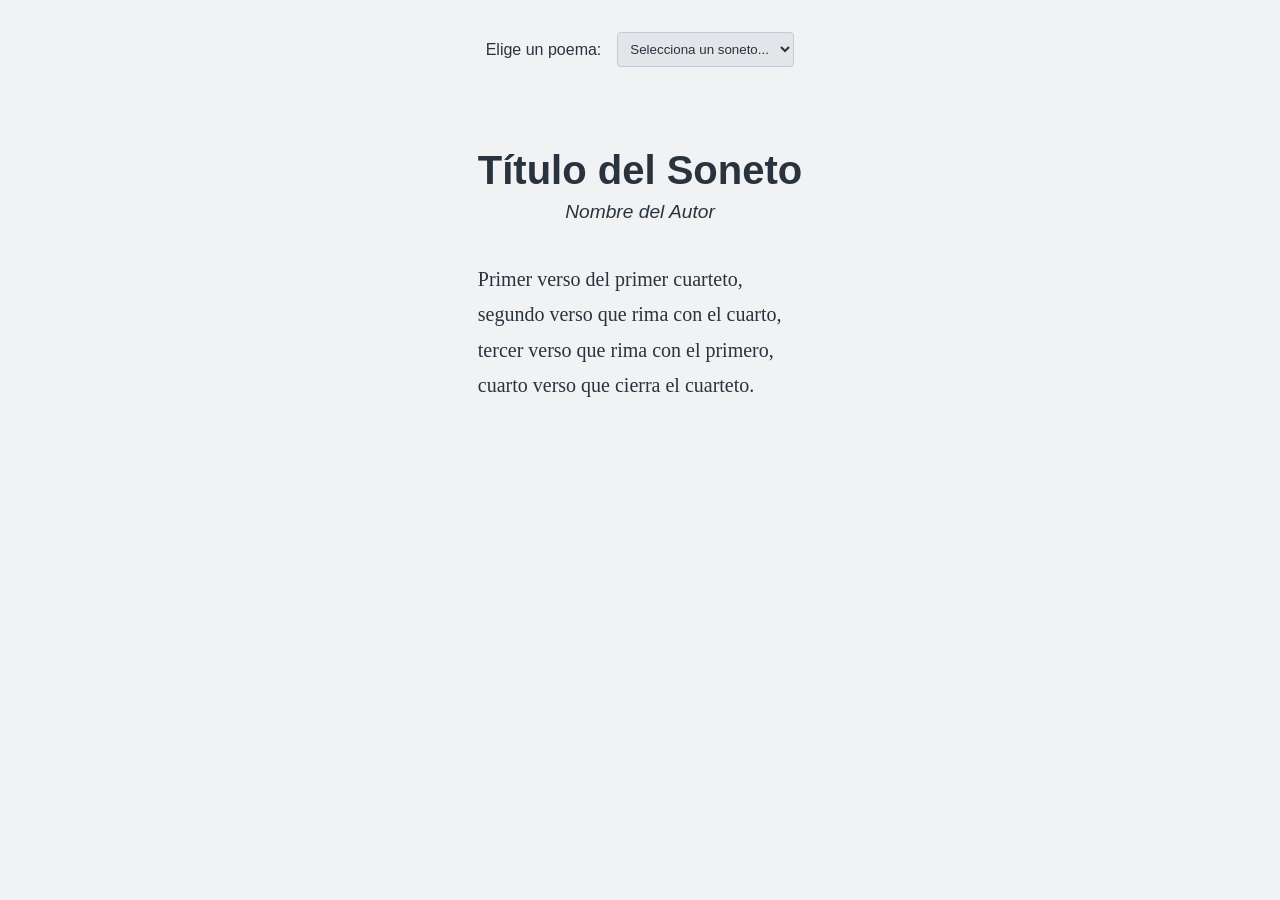
<file: index.html>
<!DOCTYPE html>
<html lang="es">
<head>
    <meta charset="UTF-8">
    <meta name="viewport" content="width=device-width, initial-scale=1.0">
    <title>Lector de Sonetos</title>
    
    <!-- CSS -->
    <link rel="stylesheet" href="css/cromatico.css">
    <link rel="stylesheet" href="css/tipografico.css">
    <link rel="stylesheet" href="css/espacial.css">
    
    <!-- JS (Modelo y Controlador vinculados con 'defer') -->
    <script src="js/poemas.js" defer></script>
    <script src="js/app.js" defer></script>
</head>
<body>

    <main class="contenedor-principal">
        
        <header class="controles-lectura">
            <label for="selector-sonetos">Elige un poema:</label>
            <select id="selector-sonetos">
                <option value="" disabled selected>Selecciona un soneto...</option>
            </select>
        </header>

        <article class="soneto" id="vista-soneto">
            <h1 class="titulo" id="titulo-soneto">Título del Soneto</h1>
            <h2 class="autor" id="autor-soneto">Nombre del Autor</h2>
            
            <div id="contenido-soneto">
                <section class="estrofa cuarteto">
                    <p class="verso">Primer verso del primer cuarteto,</p>
                    <p class="verso">segundo verso que rima con el cuarto,</p>
                    <p class="verso">tercer verso que rima con el primero,</p>
                    <p class="verso">cuarto verso que cierra el cuarteto.</p>
                </section>
            </div>
        </article>

    </main>

</body>
</html>
</file>
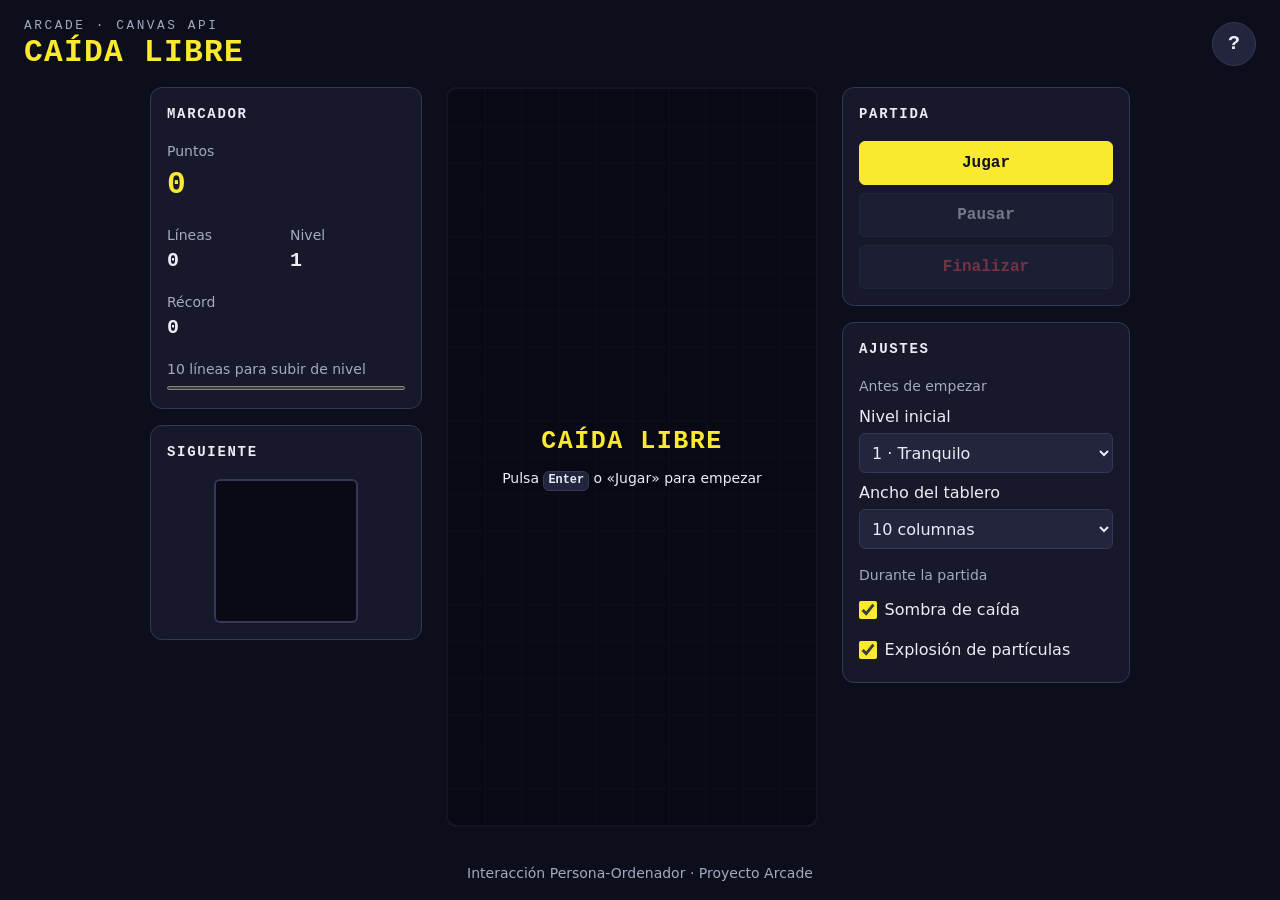
<file: proyecto-arcade/index.html>
<!DOCTYPE html>
<html lang="es">
<head>
  <meta charset="UTF-8">
  <meta name="viewport" content="width=device-width, initial-scale=1.0">
  <meta
    name="description"
    content="Tetris con física: las piezas caen por gravedad y los bloques estallan en partículas al completar líneas."
  >
  <title>Caída Libre | Tetris arcade</title>

  <link rel="stylesheet" href="./css/cromatico.css">
  <link rel="stylesheet" href="./css/tipografico.css">
  <link rel="stylesheet" href="./css/espacial.css">
  <link rel="stylesheet" href="./css/interaccion.css">

  <script type="module" src="./js/principal.js"></script>
</head>

<body>
  <header class="cabecera">
    <div class="marca">
      <p class="sobretitulo">Arcade · Canvas API</p>
      <h1>Caída Libre</h1>
    </div>

    <button
      class="boton boton--icono"
      type="button"
      data-accion="ayuda"
      aria-haspopup="dialog"
      aria-label="Abrir la ayuda del juego"
      title="Cómo jugar (H)"
    >?</button>
  </header>

  <main class="juego">
    <!-- Panel izquierdo: indicadores de progreso -->
    <aside class="panel panel--estado" aria-label="Estado de la partida">
      <section class="tarjeta" aria-labelledby="titulo-marcador">
        <h2 id="titulo-marcador">Marcador</h2>

        <dl class="marcador">
          <div class="marcador__dato marcador__dato--destacado">
            <dt>Puntos</dt>
            <dd data-marcador="puntos">0</dd>
          </div>
          <div class="marcador__dato">
            <dt>Líneas</dt>
            <dd data-marcador="lineas">0</dd>
          </div>
          <div class="marcador__dato">
            <dt>Nivel</dt>
            <dd data-marcador="nivel">1</dd>
          </div>
          <div class="marcador__dato">
            <dt>Récord</dt>
            <dd data-marcador="record">0</dd>
          </div>
        </dl>

        <div class="progreso">
          <label class="progreso__texto" for="progreso-nivel">
            <span data-marcador="restantes">10</span> líneas para subir de nivel
          </label>
          <progress id="progreso-nivel" data-marcador="progreso" max="10" value="0"></progress>
        </div>
      </section>

      <section class="tarjeta" aria-labelledby="titulo-siguiente">
        <h2 id="titulo-siguiente">Siguiente</h2>
        <canvas
          class="lienzo-siguiente"
          data-lienzo="siguiente"
          role="img"
          aria-label="Siguiente pieza"
        ></canvas>
      </section>
    </aside>

    <!-- Zona central: lienzo del juego con aviso superpuesto -->
    <section class="escenario" data-escenario aria-label="Tablero de juego">
      <canvas
        class="lienzo-juego"
        data-lienzo="juego"
        role="img"
        aria-label="Tablero del juego"
      ></canvas>

      <div class="aviso" data-aviso aria-live="polite">
        <p class="aviso__titulo" data-aviso-titulo>Caída Libre</p>
        <p class="aviso__texto" data-aviso-texto>Pulsa <kbd>Enter</kbd> o «Jugar» para empezar</p>
      </div>
    </section>

    <!-- Panel derecho: control de la partida y ajustes -->
    <aside class="panel panel--control" aria-label="Control de la partida">
      <section class="tarjeta" aria-labelledby="titulo-partida">
        <h2 id="titulo-partida">Partida</h2>

        <div class="botonera">
          <button class="boton boton--principal" type="button" data-accion="jugar">Jugar</button>
          <button class="boton" type="button" data-accion="pausar" disabled>Pausar</button>
          <button class="boton boton--peligro" type="button" data-accion="finalizar" disabled>Finalizar</button>
        </div>
      </section>

      <section class="tarjeta" aria-labelledby="titulo-ajustes">
        <h2 id="titulo-ajustes">Ajustes</h2>

        <form class="ajustes" data-ajustes>
          <fieldset class="ajustes__grupo" data-ajustes-inicio>
            <legend>Antes de empezar</legend>

            <label class="campo">
              <span class="campo__etiqueta">Nivel inicial</span>
              <select name="nivelInicial">
                <option value="1" selected>1 · Tranquilo</option>
                <option value="2">2</option>
                <option value="3">3</option>
                <option value="4">4</option>
                <option value="5">5 · Rápido</option>
                <option value="6">6</option>
                <option value="7">7</option>
                <option value="8">8</option>
                <option value="9">9</option>
                <option value="10">10 · Frenético</option>
              </select>
            </label>

            <label class="campo">
              <span class="campo__etiqueta">Ancho del tablero</span>
              <select name="columnas">
                <option value="8">8 columnas</option>
                <option value="10" selected>10 columnas</option>
                <option value="12">12 columnas</option>
              </select>
            </label>
          </fieldset>

          <fieldset class="ajustes__grupo">
            <legend>Durante la partida</legend>

            <label class="interruptor">
              <input type="checkbox" name="sombra" checked>
              <span>Sombra de caída</span>
            </label>

            <label class="interruptor">
              <input type="checkbox" name="particulas" checked>
              <span>Explosión de partículas</span>
            </label>
          </fieldset>
        </form>
      </section>
    </aside>
  </main>

  <footer class="pie">
    <p>Interacción Persona-Ordenador · Proyecto Arcade</p>
  </footer>

  <!-- Componente de ayuda -->
  <dialog class="ayuda" data-dialogo="ayuda" aria-labelledby="titulo-ayuda">
    <article class="ayuda__contenido">
      <header class="ayuda__cabecera">
        <h2 id="titulo-ayuda">Cómo jugar</h2>
        <button
          class="boton boton--icono"
          type="button"
          data-accion="cerrar-ayuda"
          aria-label="Cerrar la ayuda"
        >×</button>
      </header>

      <section class="ayuda__seccion">
        <h3>Objetivo</h3>
        <p>
          Coloca las piezas que caen para completar filas horizontales. Cada fila completa
          desaparece y sus bloques estallan. La partida termina cuando una pieza ya no cabe
          en la parte superior del tablero.
        </p>
      </section>

      <section class="ayuda__seccion">
        <h3>Controles</h3>
        <table class="teclas">
          <tbody>
            <tr><th scope="row"><kbd>←</kbd> <kbd>→</kbd></th><td>Mover la pieza</td></tr>
            <tr><th scope="row"><kbd>↑</kbd> o <kbd>X</kbd></th><td>Girar a la derecha</td></tr>
            <tr><th scope="row"><kbd>Z</kbd></th><td>Girar a la izquierda</td></tr>
            <tr><th scope="row"><kbd>↓</kbd> (mantener)</th><td>Bajada rápida</td></tr>
            <tr><th scope="row"><kbd>Espacio</kbd></th><td>Dejar caer la pieza</td></tr>
            <tr><th scope="row"><kbd>P</kbd> o <kbd>Esc</kbd></th><td>Pausar / reanudar</td></tr>
            <tr><th scope="row"><kbd>Enter</kbd></th><td>Empezar una partida</td></tr>
            <tr><th scope="row"><kbd>H</kbd></th><td>Abrir esta ayuda</td></tr>
          </tbody>
        </table>
      </section>

      <section class="ayuda__seccion">
        <h3>Puntuación</h3>
        <ul>
          <li>1 línea: 100 × nivel · 2 líneas: 300 × nivel</li>
          <li>3 líneas: 500 × nivel · 4 líneas: 800 × nivel</li>
          <li>Dejar caer con <kbd>Espacio</kbd>: 2 puntos por cada fila recorrida</li>
          <li>Cada 10 líneas subes de nivel y las piezas caen más rápido</li>
        </ul>
      </section>

      <section class="ayuda__seccion">
        <h3>Física</h3>
        <p>
          Las piezas no bajan a saltos: la gravedad las acelera hasta una velocidad máxima
          que crece con el nivel. Al tocar el suelo tienes medio segundo para deslizarlas
          antes de que queden fijas. Los bloques de las líneas completadas salen despedidos
          y rebotan en el fondo del tablero.
        </p>
      </section>
    </article>
  </dialog>
</body>
</html>
</file>
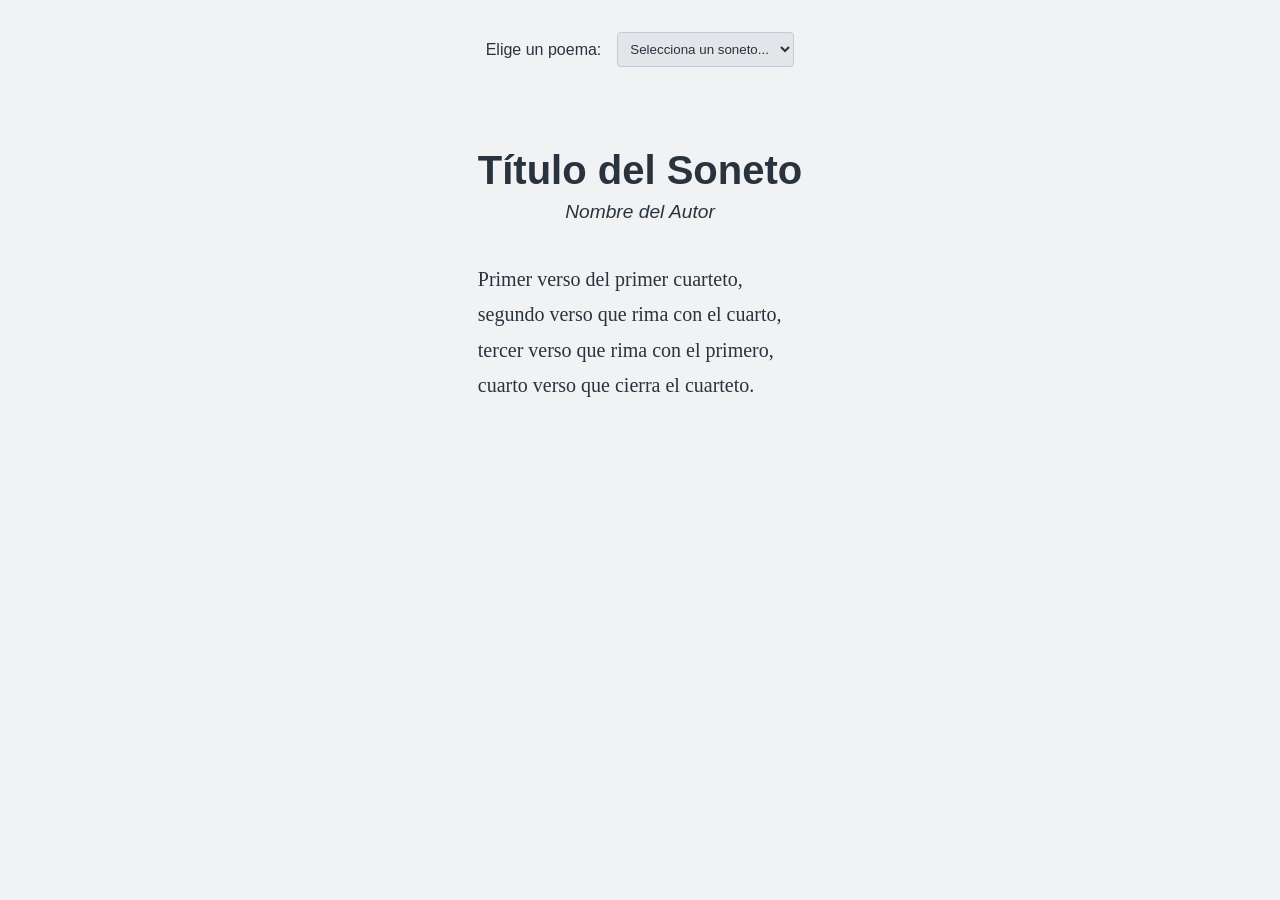
<file: proyecto-sonetos/index.html>
<!DOCTYPE html>
<html lang="es">
<head>
    <meta charset="UTF-8">
    <meta name="viewport" content="width=device-width, initial-scale=1.0">
    <title>Lector de Sonetos</title>
    
    <!-- CSS -->
    <link rel="stylesheet" href="css/cromatico.css">
    <link rel="stylesheet" href="css/tipografico.css">
    <link rel="stylesheet" href="css/espacial.css">
    
    <script src="js/poemas.js" defer></script>
    <script src="js/app.js" defer></script>
</head>
<body>

    <main class="contenedor-principal">
        
        <header class="controles-lectura">
            <label for="selector-sonetos">Elige un poema:</label>
            <select id="selector-sonetos">
                <option value="" disabled selected>Selecciona un soneto...</option>
            </select>
        </header>

        <article class="soneto" id="vista-soneto">
            <h1 class="titulo" id="titulo-soneto">Título del Soneto</h1>
            <h2 class="autor" id="autor-soneto">Nombre del Autor</h2>
            
            <div id="contenido-soneto">
                <section class="estrofa cuarteto">
                    <p class="verso">Primer verso del primer cuarteto,</p>
                    <p class="verso">segundo verso que rima con el cuarto,</p>
                    <p class="verso">tercer verso que rima con el primero,</p>
                    <p class="verso">cuarto verso que cierra el cuarteto.</p>
                </section>
            </div>
        </article>

    </main>

</body>
</html>
</file>
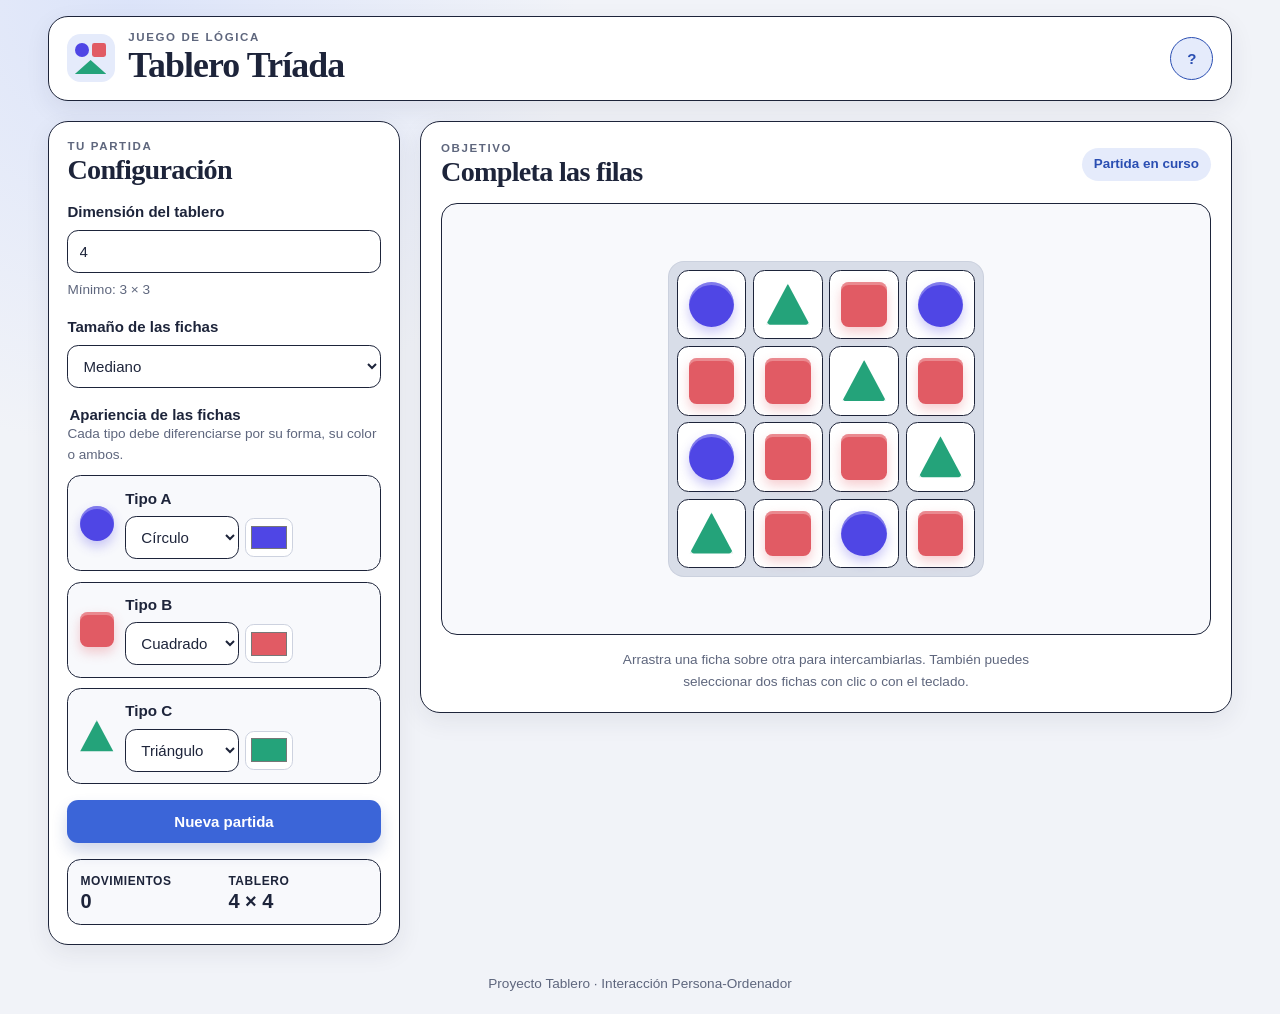
<file: proyecto-tablero/index.html>
<!DOCTYPE html>
<html lang="es">
<head>
  <meta charset="UTF-8">
  <meta name="viewport" content="width=device-width, initial-scale=1.0">
  <meta
    name="description"
    content="Juego de tablero en el que se intercambian fichas hasta completar filas del mismo tipo."
  >
  <title>Tríada | Juego de fichas</title>

  <link rel="stylesheet" href="./css/cromatico.css">
  <link rel="stylesheet" href="./css/tipografico.css">
  <link rel="stylesheet" href="./css/espacial.css">
  <link rel="stylesheet" href="./css/interaccion.css">

  <script type="module" src="./js/principal.js"></script>
</head>

<body>
  <header class="cabecera-principal">
    <div class="marca">
      <span class="marca__simbolo" aria-hidden="true">
        <span></span>
        <span></span>
        <span></span>
      </span>

      <div>
        <p class="sobretitulo">Juego de lógica</p>
        <h1>Tablero Tríada</h1>
      </div>
    </div>

    <button
      class="boton-icono boton-ayuda"
      type="button"
      data-action="toggle-help"
      data-tooltip="Cómo jugar"
      aria-label="Abrir las instrucciones del juego"
      aria-controls="panel-ayuda"
      aria-expanded="false"
    >?</button>
  </header>

  <main class="aplicacion">
    <aside class="panel-controles" aria-labelledby="titulo-configuracion">
      <div class="titulo-seccion">
        <p class="sobretitulo">Tu partida</p>
        <h2 id="titulo-configuracion">Configuración</h2>
      </div>

      <form class="formulario-controles" data-controls novalidate>
        <div class="grupo-control">
          <label for="dimension">Dimensión del tablero</label>
          <div class="control-con-ayuda">
            <input
              id="dimension"
              name="dimension"
              type="number"
              min="3"
              step="1"
              value="4"
              inputmode="numeric"
              data-control="dimension"
            >
            <span class="texto-ayuda">Mínimo: 3 × 3</span>
          </div>
        </div>

        <div class="grupo-control">
          <label for="tamano-fichas">Tamaño de las fichas</label>
          <select id="tamano-fichas" name="tamano-fichas" data-control="size">
            <option value="small">Pequeño</option>
            <option value="medium" selected>Mediano</option>
            <option value="large">Grande</option>
          </select>
        </div>

        <fieldset class="configuracion-fichas">
          <legend>Apariencia de las fichas</legend>
          <p class="texto-ayuda">
            Cada tipo debe diferenciarse por su forma, su color o ambos.
          </p>

          <article class="configuracion-ficha" data-piece-config="0">
            <span class="muestra-ficha" data-piece-sample="0" aria-hidden="true"></span>
            <div class="configuracion-ficha__campos">
              <h3>Tipo A</h3>
              <div class="fila-controles">
                <label for="forma-0">Forma</label>
                <select id="forma-0" data-shape-control="0">
                  <option value="circle" selected>Círculo</option>
                  <option value="square">Cuadrado</option>
                  <option value="triangle">Triángulo</option>
                  <option value="diamond">Rombo</option>
                  <option value="hexagon">Hexágono</option>
                </select>

                <label class="etiqueta-color" for="color-0">Color</label>
                <input
                  id="color-0"
                  type="color"
                  value="#4f46e5"
                  data-color-control="0"
                >
              </div>
            </div>
          </article>

          <article class="configuracion-ficha" data-piece-config="1">
            <span class="muestra-ficha" data-piece-sample="1" aria-hidden="true"></span>
            <div class="configuracion-ficha__campos">
              <h3>Tipo B</h3>
              <div class="fila-controles">
                <label for="forma-1">Forma</label>
                <select id="forma-1" data-shape-control="1">
                  <option value="circle">Círculo</option>
                  <option value="square" selected>Cuadrado</option>
                  <option value="triangle">Triángulo</option>
                  <option value="diamond">Rombo</option>
                  <option value="hexagon">Hexágono</option>
                </select>

                <label class="etiqueta-color" for="color-1">Color</label>
                <input
                  id="color-1"
                  type="color"
                  value="#e15b64"
                  data-color-control="1"
                >
              </div>
            </div>
          </article>

          <article class="configuracion-ficha" data-piece-config="2">
            <span class="muestra-ficha" data-piece-sample="2" aria-hidden="true"></span>
            <div class="configuracion-ficha__campos">
              <h3>Tipo C</h3>
              <div class="fila-controles">
                <label for="forma-2">Forma</label>
                <select id="forma-2" data-shape-control="2">
                  <option value="circle">Círculo</option>
                  <option value="square">Cuadrado</option>
                  <option value="triangle" selected>Triángulo</option>
                  <option value="diamond">Rombo</option>
                  <option value="hexagon">Hexágono</option>
                </select>

                <label class="etiqueta-color" for="color-2">Color</label>
                <input
                  id="color-2"
                  type="color"
                  value="#24a37a"
                  data-color-control="2"
                >
              </div>
            </div>
          </article>
        </fieldset>

        <button class="boton-principal" type="button" data-action="new-game">
          Nueva partida
        </button>
      </form>

      <dl class="estadisticas" aria-label="Datos de la partida">
        <div>
          <dt>Movimientos</dt>
          <dd data-moves>0</dd>
        </div>
        <div>
          <dt>Tablero</dt>
          <dd data-board-size>4 × 4</dd>
        </div>
      </dl>
    </aside>

    <section class="zona-juego" aria-labelledby="titulo-juego">
      <header class="cabecera-juego">
        <div>
          <p class="sobretitulo">Objetivo</p>
          <h2 id="titulo-juego">Completa las filas</h2>
        </div>

        <p class="estado-partida" data-status aria-live="polite">
          Partida en curso
        </p>
      </header>

      <div class="marco-tablero">
        <div
          class="tablero"
          data-board
          data-size="medium"
          role="grid"
          aria-label="Tablero de juego"
        ></div>
      </div>

      <p class="instruccion-rapida">
        Arrastra una ficha sobre otra para intercambiarlas. También puedes seleccionar
        dos fichas con clic o con el teclado.
      </p>
    </section>
  </main>

  <aside
    id="panel-ayuda"
    class="panel-ayuda"
    data-help-panel
    aria-labelledby="titulo-ayuda"
    aria-modal="true"
    role="dialog"
    hidden
  >
    <header class="panel-ayuda__cabecera">
      <div>
        <p class="sobretitulo">Instrucciones</p>
        <h2 id="titulo-ayuda">Cómo jugar</h2>
      </div>

      <button
        class="boton-icono"
        type="button"
        data-action="close-help"
        aria-label="Cerrar las instrucciones"
      >×</button>
    </header>

    <ol class="lista-instrucciones">
      <li>El tablero contiene tres tipos de fichas mezcladas.</li>
      <li>Arrastra una ficha y suéltala sobre otra para intercambiar sus posiciones.</li>
      <li>También puedes pulsar una ficha y después otra para intercambiarlas.</li>
      <li>Ganas cuando todas las fichas de cada fila son del mismo tipo.</li>
      <li>Cambiar cualquier ajuste crea automáticamente una partida nueva.</li>
    </ol>

    <p class="nota-ayuda">
      Todas las partidas se generan con la cantidad exacta de fichas necesaria para
      que exista al menos una solución.
    </p>
  </aside>

  <button
    class="capa-modal"
    type="button"
    data-overlay
    data-action="close-help"
    aria-label="Cerrar las instrucciones"
    hidden
  ></button>

  <div class="notificacion" data-toast role="status" aria-live="polite" hidden></div>

  <footer class="pie-pagina">
    <p>Proyecto Tablero · Interacción Persona-Ordenador</p>
  </footer>

  <noscript>
    <p class="aviso-javascript">Esta aplicación necesita JavaScript para funcionar.</p>
  </noscript>
</body>
</html>
</file>
<file: css/cromatico.css>
/* cromatico.css */

:root {
    /* 
     * Diseño monocromático paramétrico basado en HSL.
     */
    --tono: 210;
    
    --color-fondo: hsl(var(--tono), 15%, 95%);

    --color-texto: hsl(var(--tono), 20%, 20%);

    --color-titulo: hsl(var(--tono), 40%, 35%);
    
    
    --color-ui-fondo: hsl(var(--tono), 10%, 90%);
    --color-ui-borde: hsl(var(--tono), 20%, 80%);
}

body {
    background-color: var(--color-fondo);
    color: var(--color-texto);
    transition: background-color 0.3s, color 0.3s;
}

select {
    background-color: var(--color-ui-fondo);
    color: var(--color-texto);
    border: 1px solid var(--color-ui-borde);
    padding: 0.5rem;
    border-radius: 4px;
}
</file>
<file: css/tipografico.css>
/* tipografico.css */

body {
    /* Tamaño base del navegador. Usaremos rem para el resto. */
    font-size: 100%; 
}

/* 
 * 1. Dos fuentes contrastadas: Sans-serif para encabezados e interfaz
 */
.controles-lectura, .titulo, .autor {
    font-family: 'Helvetica Neue', Helvetica, Arial, sans-serif;
}

/* 
 * 2. Fuente legible Serif para el bloque de lectura continuada (el soneto)
 */
.soneto p.verso {
    font-family: 'Merriweather', 'Georgia', serif;
}

/* 
 * 3. Jerarquía y escalado con unidades proporcionales REM 
 */
.titulo {
    font-size: 2.5rem;
    font-weight: bold;
}

.autor {
    font-size: 1.2rem;
    font-style: italic;
    font-weight: normal;
}

.verso {
    font-size: 1.25rem;
    /* Ajustar espacio entre líneas para que no estén amontonadas ni separadas */
    line-height: 1.6; 
}

/* 
 * 4. Limitar el ancho de línea (aprox. 60 caracteres)
 */
.soneto {
    max-width: 65ch; 
}
</file>
<file: css/espacial.css>
/* espacial.css */

/* Layout general con Flexbox para centrado */
body {
    margin: 0;
    padding: 0;
    display: flex;
    flex-direction: column;
    align-items: center;
    min-height: 100vh;
}

.contenedor-principal {
    width: 100%;
    display: flex;
    flex-direction: column;
    align-items: center;
    padding: 2rem 1rem;
    box-sizing: border-box;
}

/* Controles superiores */
.controles-lectura {
    margin-bottom: 3rem;
    display: flex;
    gap: 1rem;
    align-items: center;
}

/* 
 * GESTALT: PROXIMIDAD
 * Separación clara entre el encabezado (título/autor) y el poema
 */
.autor {
    margin-top: 0.5rem;
    margin-bottom: 2.5rem;
    text-align: center;
}
.titulo {
    margin-bottom: 0;
    text-align: center;
}

/* 
 * GESTALT: PROXIMIDAD
 * Los versos de una misma estrofa van muy juntos (poco margin).
 * Las distintas estrofas (cuartetos/tercetos) van separadas por un hueco mayor.
 */
.estrofa {
    margin-bottom: 2rem; /* Separación grande entre estrofas */
}

.estrofa:last-child {
    margin-bottom: 0;
}

.verso {
    margin: 0.2rem 0; /* Separación muy pequeña entre versos del mismo grupo */
}
</file>
<file: proyecto-arcade/css/cromatico.css>
:root {
  color-scheme: dark;

  --tono-base: 235;
  --tono-acento: 55;

  /* Interfaz (escala del tono base) */
  --color-fondo: hsl(var(--tono-base) 35% 8%);
  --color-superficie: hsl(var(--tono-base) 30% 13%);
  --color-superficie-alta: hsl(var(--tono-base) 28% 19%);
  --color-borde: hsl(var(--tono-base) 25% 27%);
  --color-texto: hsl(var(--tono-base) 30% 94%);
  --color-texto-suave: hsl(var(--tono-base) 16% 70%);

  /* Acento complementario */
  --color-acento: hsl(var(--tono-acento) 95% 58%);
  --color-acento-intenso: hsl(var(--tono-acento) 100% 66%);
  --color-sobre-acento: hsl(var(--tono-base) 45% 10%);

  /* Semánticos */
  --color-peligro: hsl(355 75% 62%);
  --color-velo: hsl(var(--tono-base) 40% 6% / 0.78);

  /* Lienzo del juego */
  --lienzo-fondo: hsl(var(--tono-base) 40% 6%);
  --lienzo-rejilla: hsl(var(--tono-base) 28% 14%);
  --lienzo-sombra: hsl(var(--tono-base) 40% 80% / 0.08);
  --bloque-brillo: hsl(0 0% 100% / 0.3);
  --bloque-oscuro: hsl(var(--tono-base) 50% 5% / 0.3);

  /* Piezas */
  --pieza-i: hsl(186 85% 55%);
  --pieza-o: hsl(52 95% 58%);
  --pieza-t: hsl(280 70% 64%);
  --pieza-s: hsl(130 60% 52%);
  --pieza-z: hsl(355 80% 60%);
  --pieza-j: hsl(222 85% 64%);
  --pieza-l: hsl(30 95% 58%);
}

body {
  background-color: var(--color-fondo);
  color: var(--color-texto);
}

.sobretitulo,
.marcador dt,
.progreso__texto,
.ajustes legend,
.pie {
  color: var(--color-texto-suave);
}

h1,
.marcador__dato--destacado dd,
.aviso__titulo {
  color: var(--color-acento);
}

.tarjeta,
.ayuda {
  background-color: var(--color-superficie);
  border: 1px solid var(--color-borde);
}

.lienzo-juego,
.lienzo-siguiente {
  background-color: var(--lienzo-fondo);
  border: 2px solid var(--color-borde);
}

.aviso {
  background-color: var(--color-velo);
}

.boton {
  background-color: var(--color-superficie-alta);
  color: var(--color-texto);
  border: 1px solid var(--color-borde);
}

.boton--principal {
  background-color: var(--color-acento);
  color: var(--color-sobre-acento);
  border-color: var(--color-acento);
}

.boton--peligro {
  color: var(--color-peligro);
}

select {
  background-color: var(--color-superficie-alta);
  color: var(--color-texto);
  border: 1px solid var(--color-borde);
}

input[type="checkbox"] {
  accent-color: var(--color-acento);
}

progress {
  accent-color: var(--color-acento);
}

kbd {
  background-color: var(--color-superficie-alta);
  border: 1px solid var(--color-borde);
  color: var(--color-texto);
}

.ayuda::backdrop {
  background-color: var(--color-velo);
}

.teclas th,
.teclas td {
  border-bottom: 1px solid var(--color-borde);
}
</file>
<file: proyecto-arcade/css/tipografico.css>
:root {
  --fuente-display: "Cascadia Mono", Consolas, "SF Mono", ui-monospace, "Courier New", monospace;
  --fuente-texto: system-ui, "Segoe UI", Roboto, "Helvetica Neue", Arial, sans-serif;

  /* Escala modular 1.25 */
  --texto-xs: 0.8rem;
  --texto-s: 0.875rem;
  --texto-m: 1rem;
  --texto-l: 1.25rem;
  --texto-xl: 1.563rem;
  --texto-xxl: 1.953rem;
  --texto-xxxl: 2.441rem;

  --interlineado: 1.5;
  --interlineado-ajustado: 1.15;
}

body {
  font-family: var(--fuente-texto);
  font-size: var(--texto-m);
  line-height: var(--interlineado);
}

h1,
h2,
h3,
.sobretitulo,
.marcador dd,
.aviso__titulo,
.boton,
kbd {
  font-family: var(--fuente-display);
}

h1 {
  font-size: var(--texto-xxl);
  font-weight: 800;
  letter-spacing: 0.04em;
  line-height: var(--interlineado-ajustado);
  text-transform: uppercase;
}

h2 {
  font-size: var(--texto-s);
  font-weight: 700;
  letter-spacing: 0.12em;
  text-transform: uppercase;
}

h3 {
  font-size: var(--texto-m);
  font-weight: 700;
}

.sobretitulo {
  font-size: var(--texto-xs);
  letter-spacing: 0.2em;
  text-transform: uppercase;
}

.marcador dt {
  font-size: var(--texto-s);
}

.marcador dd {
  font-size: var(--texto-l);
  font-weight: 700;
  font-variant-numeric: tabular-nums;
}

.marcador__dato--destacado dd {
  font-size: var(--texto-xxl);
}

.progreso__texto,
.ajustes legend,
.pie {
  font-size: var(--texto-s);
}

.aviso__titulo {
  font-size: var(--texto-xl);
  font-weight: 800;
  text-transform: uppercase;
  letter-spacing: 0.06em;
}

.aviso__texto {
  font-size: var(--texto-s);
}

.boton {
  font-size: var(--texto-m);
  font-weight: 700;
}

.boton--icono {
  font-size: var(--texto-l);
}

/* Ancho de línea limitado (~60 caracteres) para facilitar la lectura */
.ayuda__seccion p,
.ayuda__seccion ul {
  max-width: 60ch;
}

select {
  font: inherit;
}

kbd {
  font-size: 0.85em;
  font-weight: 600;
}

.teclas th {
  font-weight: 400;
  text-align: start;
  white-space: nowrap;
}
</file>
<file: proyecto-arcade/css/espacial.css>
:root {
  --esp-xs: 0.25rem;
  --esp-s: 0.5rem;
  --esp-m: 1rem;
  --esp-l: 1.5rem;
  --esp-xl: 2rem;

  --radio: 0.75rem;
  --radio-s: 0.375rem;

  --ancho-maximo: 80rem;
  --alto-lienzo: max(28rem, calc(100dvh - 10rem));
}

*,
*::before,
*::after {
  box-sizing: border-box;
}

body {
  margin: 0;
  min-height: 100dvh;
  display: grid;
  grid-template-rows: auto 1fr auto;
}

h1,
h2,
h3,
p {
  margin: 0;
}

/* ---------- Cabecera ---------- */

.cabecera {
  width: 100%;
  max-width: var(--ancho-maximo);
  margin-inline: auto;
  padding: var(--esp-m) var(--esp-l) var(--esp-s);
  display: flex;
  align-items: center;
  justify-content: space-between;
  gap: var(--esp-m);
}

/* ---------- Distribución principal ---------- */

.juego {
  width: 100%;
  max-width: var(--ancho-maximo);
  margin-inline: auto;
  padding: var(--esp-s) var(--esp-l) var(--esp-m);
  display: grid;
  grid-template-columns: minmax(13rem, 17rem) auto minmax(14rem, 18rem);
  grid-template-areas: "estado escenario control";
  justify-content: center;
  align-items: start;
  gap: var(--esp-l);
}

.panel--estado { grid-area: estado; }
.escenario { grid-area: escenario; }
.panel--control { grid-area: control; }

.panel {
  display: flex;
  flex-direction: column;
  gap: var(--esp-m);
}

.tarjeta {
  padding: var(--esp-m);
  border-radius: var(--radio);
  display: flex;
  flex-direction: column;
  gap: var(--esp-m);
}

/* ---------- Marcador ---------- */

.marcador {
  margin: 0;
  display: grid;
  grid-template-columns: repeat(2, 1fr);
  gap: var(--esp-m) var(--esp-s);
}

.marcador__dato--destacado {
  grid-column: 1 / -1;
}

.marcador dd {
  margin: 0;
}

.progreso {
  display: flex;
  flex-direction: column;
  gap: var(--esp-xs);
}

progress {
  width: 100%;
  height: 0.5rem;
}

/* ---------- Escenario: lienzo + aviso superpuesto ---------- */

.escenario {
  position: relative;
  border-radius: var(--radio);
}

.lienzo-juego {
  display: block;
  height: var(--alto-lienzo);
  max-width: 100%;
  object-fit: contain;
  border-radius: var(--radio);
}

.lienzo-siguiente {
  display: block;
  width: 9rem;
  aspect-ratio: 1;
  align-self: center;
  border-radius: var(--radio-s);
}

.aviso {
  position: absolute;
  inset: 0;
  border-radius: var(--radio);
  padding: var(--esp-l);
  display: flex;
  flex-direction: column;
  align-items: center;
  justify-content: center;
  gap: var(--esp-s);
  text-align: center;
}

.aviso[hidden] {
  display: none;
}

/* ---------- Controles ---------- */

.botonera {
  display: flex;
  flex-direction: column;
  gap: var(--esp-s);
}

.boton {
  padding: var(--esp-s) var(--esp-m);
  min-height: 2.75rem;
  border-radius: var(--radio-s);
}

.boton--icono {
  width: 2.75rem;
  padding: 0;
  border-radius: 50%;
}

.ajustes {
  display: flex;
  flex-direction: column;
  gap: var(--esp-m);
}

.ajustes__grupo {
  margin: 0;
  padding: 0;
  border: 0;
  display: flex;
  flex-direction: column;
  gap: var(--esp-s);
}

.ajustes legend {
  padding: 0;
  margin-bottom: var(--esp-s);
}

.campo {
  display: flex;
  flex-direction: column;
  gap: var(--esp-xs);
}

select {
  padding: var(--esp-s);
  min-height: 2.5rem;
  border-radius: var(--radio-s);
}

.interruptor {
  display: flex;
  align-items: center;
  gap: var(--esp-s);
  min-height: 2rem;
}

.interruptor input {
  width: 1.1rem;
  height: 1.1rem;
  margin: 0;
}

kbd {
  display: inline-block;
  padding: 0 var(--esp-xs);
  border-radius: var(--radio-s);
}

/* ---------- Pie ---------- */

.pie {
  padding: var(--esp-s) var(--esp-m) var(--esp-m);
  text-align: center;
}

/* ---------- Diálogo de ayuda ---------- */

.ayuda {
  width: min(36rem, 92vw);
  max-height: 85dvh;
  padding: 0;
  border-radius: var(--radio);
}

.ayuda__contenido {
  display: flex;
  flex-direction: column;
}

.ayuda__cabecera {
  position: sticky; /* la cabecera con el botón de cerrar sigue visible al desplazarse */
  top: 0;
  padding: var(--esp-m) var(--esp-l);
  display: flex;
  align-items: center;
  justify-content: space-between;
  background-color: inherit;
}

.ayuda__seccion {
  padding: 0 var(--esp-l) var(--esp-l);
  display: flex;
  flex-direction: column;
  gap: var(--esp-s);
}

.ayuda__seccion ul {
  margin: 0;
  padding-inline-start: var(--esp-l);
}

.teclas {
  width: 100%;
  border-collapse: collapse;
}

.teclas th,
.teclas td {
  padding: var(--esp-s) 0;
}

.teclas th {
  padding-inline-end: var(--esp-m);
}

/* ---------- Pantallas estrechas: una sola columna ---------- */

@media (max-width: 56rem) {
  .juego {
    grid-template-columns: minmax(0, 26rem);
    grid-template-areas:
      "escenario"
      "control"
      "estado";
  }

  .juego {
    --alto-lienzo: min(80dvh, 40rem);
  }

  .lienzo-juego {
    margin-inline: auto;
  }
}
</file>
<file: proyecto-arcade/css/interaccion.css>
.boton,
select {
  cursor: pointer;
  transition:
    background-color 150ms ease,
    border-color 150ms ease,
    transform 100ms ease;
}

.boton:hover:not(:disabled),
select:hover:not(:disabled) {
  border-color: var(--color-acento);
}

.boton--principal:hover:not(:disabled) {
  background-color: var(--color-acento-intenso);
}

.boton:active:not(:disabled) {
  transform: translateY(1px);
}

.boton:disabled,
select:disabled,
fieldset:disabled .interruptor,
fieldset:disabled .campo {
  cursor: not-allowed;
  opacity: 0.45;
}

/* Foco visible solo cuando se navega con teclado */
:focus-visible {
  outline: 3px solid var(--color-acento);
  outline-offset: 2px;
}

.interruptor {
  cursor: pointer;
}

/* Aparición suave del aviso sobre el tablero */
.aviso:not([hidden]) {
  animation: aparecer 200ms ease-out;
}

/* Pausa: el tablero se atenúa para indicar que no responde */
.escenario[data-estado="pausa"] .lienzo-juego {
  filter: saturate(0.3);
}

.escenario[data-estado="jugando"] .lienzo-juego {
  border-color: var(--color-acento);
}

.ayuda[open] {
  animation: aparecer 200ms ease-out;
}

@keyframes aparecer {
  from {
    opacity: 0;
    transform: scale(0.97);
  }
  to {
    opacity: 1;
    transform: scale(1);
  }
}

@media (prefers-reduced-motion: reduce) {
  *,
  *::before,
  *::after {
    animation-duration: 1ms !important;
    transition-duration: 1ms !important;
  }
}
</file>
<file: proyecto-sonetos/css/cromatico.css>
/* cromatico.css */

:root {
    /* 
     * Diseño monocromático paramétrico basado en HSL.
     */
    --tono: 210;
    
    --color-fondo: hsl(var(--tono), 15%, 95%);

    --color-texto: hsl(var(--tono), 20%, 20%);

    --color-titulo: hsl(var(--tono), 40%, 35%);
    
    
    --color-ui-fondo: hsl(var(--tono), 10%, 90%);
    --color-ui-borde: hsl(var(--tono), 20%, 80%);
}

body {
    background-color: var(--color-fondo);
    color: var(--color-texto);
    transition: background-color 0.3s, color 0.3s;
}

select {
    background-color: var(--color-ui-fondo);
    color: var(--color-texto);
    border: 1px solid var(--color-ui-borde);
    padding: 0.5rem;
    border-radius: 4px;
}
</file>
<file: proyecto-sonetos/css/tipografico.css>
/* tipografico.css */

body {
    /* Tamaño base del navegador. Usaremos rem para el resto. */
    font-size: 100%; 
}

/* 
 * 1. Dos fuentes contrastadas: Sans-serif para encabezados e interfaz
 */
.controles-lectura, .titulo, .autor {
    font-family: 'Helvetica Neue', Helvetica, Arial, sans-serif;
}

/* 
 * 2. Fuente legible Serif para el bloque de lectura continuada (el soneto)
 */
.soneto p.verso {
    font-family: 'Merriweather', 'Georgia', serif;
}

/* 
 * 3. Jerarquía y escalado con unidades proporcionales REM 
 */
.titulo {
    font-size: 2.5rem;
    font-weight: bold;
}

.autor {
    font-size: 1.2rem;
    font-style: italic;
    font-weight: normal;
}

.verso {
    font-size: 1.25rem;
    /* Ajustar espacio entre líneas para que no estén amontonadas ni separadas */
    line-height: 1.6; 
}

/* 
 * 4. Limitar el ancho de línea (aprox. 60 caracteres)
 */
.soneto {
    max-width: 65ch; 
}
</file>
<file: proyecto-sonetos/css/espacial.css>
/* espacial.css */

/* Layout general con Flexbox para centrado */
body {
    margin: 0;
    padding: 0;
    display: flex;
    flex-direction: column;
    align-items: center;
    min-height: 100vh;
}

.contenedor-principal {
    width: 100%;
    display: flex;
    flex-direction: column;
    align-items: center;
    padding: 2rem 1rem;
    box-sizing: border-box;
}

/* Controles superiores */
.controles-lectura {
    margin-bottom: 3rem;
    display: flex;
    gap: 1rem;
    align-items: center;
}


.autor {
    margin-top: 0.5rem;
    margin-bottom: 2.5rem;
    text-align: center;
}
.titulo {
    margin-bottom: 0;
    text-align: center;
}


.estrofa {
    margin-bottom: 2rem; /* Separación grande entre estrofas */
}

.estrofa:last-child {
    margin-bottom: 0;
}

.verso {
    margin: 0.2rem 0; /* Separación muy pequeña entre versos del mismo grupo */
}
</file>
<file: proyecto-tablero/css/cromatico.css>
:root {
  color-scheme: light;

  --tono-base: 224;
  --tono-complementario: calc(var(--tono-base) + 180);

  --color-fondo: hsl(var(--tono-base), 35%, 96%);
  --color-superficie: hsl(var(--tono-base), 35%, 100%);
  --color-superficie-suave: hsl(var(--tono-base), 34%, 98%);
  --color-superficie-fuerte: hsl(var(--tono-base), 28%, 92%);

  --color-texto: hsl(var(--tono-base), 34%, 17%);
  --color-texto-suave: hsl(var(--tono-base), 14%, 43%);
  --color-borde: hsl(var(--tono-base), 22%, 84%);

  --color-primario: hsl(var(--tono-base), 67%, 54%);
  --color-primario-oscuro: hsl(var(--tono-base), 62%, 43%);
  --color-primario-suave: hsl(var(--tono-base), 72%, 94%);
  --color-contraste-primario: hsl(0, 0%, 100%);

  --color-acento: hsl(var(--tono-complementario), 76%, 51%);
  --color-exito: hsl(151, 58%, 30%);
  --color-exito-suave: hsl(151, 52%, 92%);
  --color-error: hsl(355, 70%, 52%);
  --color-ficha: #4f46e5;

  --sombra-suave: 0 0.5rem 1.5rem hsla(var(--tono-base), 34%, 20%, 0.08);
  --sombra-elevada: 0 1.25rem 3rem hsla(var(--tono-base), 34%, 15%, 0.18);
}

body {
  background:
    radial-gradient(circle at 10% 0%, hsl(var(--tono-base), 72%, 92%), transparent 28rem),
    var(--color-fondo);
  color: var(--color-texto);
}

.cabecera-principal,
.panel-controles,
.zona-juego,
.panel-ayuda,
.notificacion {
  background-color: var(--color-superficie);
  border-color: var(--color-borde);
  box-shadow: var(--sombra-suave);
}

.marca__simbolo {
  background-color: var(--color-primario-suave);
}

.marca__simbolo span:nth-child(1) {
  background-color: #4f46e5;
}

.marca__simbolo span:nth-child(2) {
  background-color: #e15b64;
}

.marca__simbolo span:nth-child(3) {
  background-color: #24a37a;
}

.sobretitulo,
.texto-ayuda,
.instruccion-rapida,
.pie-pagina,
.lista-instrucciones {
  color: var(--color-texto-suave);
}

input,
select {
  color: var(--color-texto);
  background-color: var(--color-superficie);
  border-color: var(--color-borde);
}

.configuracion-ficha,
.estadisticas,
.nota-ayuda {
  background-color: var(--color-superficie-suave);
  border-color: var(--color-borde);
}

.boton-principal {
  color: var(--color-contraste-primario);
  background-color: var(--color-primario);
  box-shadow: 0 0.55rem 1rem hsla(var(--tono-base), 67%, 35%, 0.2);
}
.ficha[data-selected="true"]:is(
    [data-shape="triangle"],
    [data-shape="diamond"],
    [data-shape="hexagon"]
  )::before {
  background-color: var(--color-superficie);
}

.boton-icono {
  color: var(--color-primario-oscuro);
  background-color: var(--color-primario-suave);
  border-color: transparent;
}

.boton-ayuda::after {
  color: var(--color-contraste-primario);
  background-color: var(--color-texto);
}

.estado-partida {
  color: var(--color-primario-oscuro);
  background-color: var(--color-primario-suave);
}

.estado-partida[data-completed="true"] {
  color: var(--color-exito);
  background-color: var(--color-exito-suave);
}

.marco-tablero {
  background-color: var(--color-superficie-suave);
  border-color: var(--color-borde);
}

.tablero {
  background-color: hsl(var(--tono-base), 26%, 88%);
  box-shadow: inset 0 0 0 1px hsla(var(--tono-base), 30%, 30%, 0.08);
}

.celda {
  background-color: var(--color-superficie);
  border-color: hsl(var(--tono-base), 20%, 80%);
  box-shadow: inset 0 1px 0 hsla(0, 0%, 100%, 0.75);
}

.ficha,
.muestra-ficha {
  background-color: var(--color-ficha);
  box-shadow:
    inset 0 0.18rem 0 hsla(0, 0%, 100%, 0.28),
    0 0.35rem 0.7rem color-mix(in srgb, var(--color-ficha) 30%, transparent);
}

.ficha[data-selected="true"]:is(
    [data-shape="triangle"],
    [data-shape="diamond"],
    [data-shape="hexagon"]
  ) {
  background-color: var(--color-acento);
}

.ficha[data-selected="true"]:is(
    [data-shape="triangle"],
    [data-shape="diamond"],
    [data-shape="hexagon"]
  )::after {
  background-color: var(--color-ficha);
}

.capa-modal {
  background-color: hsla(var(--tono-base), 35%, 12%, 0.48);
}

.notificacion {
  color: var(--color-contraste-primario);
  background-color: var(--color-texto);
  box-shadow: var(--sombra-elevada);
}

.notificacion[data-type="success"] {
  background-color: var(--color-exito);
}

.notificacion[data-type="error"] {
  background-color: var(--color-error);
}

.aviso-javascript {
  color: var(--color-contraste-primario);
  background-color: var(--color-error);
}

::selection {
  color: var(--color-texto);
  background-color: hsl(var(--tono-complementario), 80%, 78%);
}
</file>
<file: proyecto-tablero/css/tipografico.css>
:root {
  --fuente-titulos: Georgia, "Times New Roman", serif;
  --fuente-texto: "Segoe UI", Roboto, Helvetica, Arial, sans-serif;
  font-family: var(--fuente-texto);
  font-size: 100%;
  line-height: 1.5;
}

body,
button,
input,
select {
  font-family: var(--fuente-texto);
}

h1,
h2,
h3,
p {
  margin-block: 0;
}

h1,
h2 {
  font-family: var(--fuente-titulos);
  line-height: 1.12;
  letter-spacing: -0.025em;
}

h1 {
  font-size: clamp(1.6rem, 2.8vw, 2.3rem);
  font-weight: 700;
}

h2 {
  font-size: clamp(1.35rem, 2.2vw, 1.8rem);
  font-weight: 700;
}

h3 {
  font-size: 0.95rem;
  font-weight: 700;
}

.sobretitulo {
  font-size: 0.72rem;
  font-weight: 800;
  line-height: 1.2;
  letter-spacing: 0.14em;
  text-transform: uppercase;
}

label,
legend,
button,
select,
input {
  font-size: 0.94rem;
}

label,
legend {
  font-weight: 650;
}

button {
  font-weight: 750;
}

.texto-ayuda,
.instruccion-rapida,
.pie-pagina,
.nota-ayuda {
  font-size: 0.85rem;
  line-height: 1.55;
}

.estado-partida {
  font-size: 0.84rem;
  font-weight: 750;
}

.estadisticas dt {
  font-size: 0.75rem;
  font-weight: 700;
  letter-spacing: 0.045em;
  text-transform: uppercase;
}

.estadisticas dd {
  font-size: 1.25rem;
  font-weight: 800;
  line-height: 1.1;
}

.lista-instrucciones {
  line-height: 1.65;
}

.boton-ayuda::after {
  font-size: 0.78rem;
  font-weight: 650;
  line-height: 1;
  white-space: nowrap;
}
</file>
<file: proyecto-tablero/css/espacial.css>
*,
*::before,
*::after {
  box-sizing: border-box;
}

html {
  min-width: 20rem;
  min-height: 100%;
}

body {
  min-height: 100vh;
  margin: 0;
  display: flex;
  flex-direction: column;
}

button,
input,
select {
  min-height: 2.7rem;
}

button,
select,
input[type="number"] {
  border: 1px solid;
  border-radius: 0.7rem;
}

button {
  cursor: pointer;
}

input,
select {
  width: 100%;
  padding: 0.55rem 0.7rem;
}

input[type="color"] {
  width: 3rem;
  min-width: 3rem;
  height: 2.45rem;
  min-height: 2.45rem;
  padding: 0.18rem;
  border: 1px solid var(--color-borde);
  border-radius: 0.55rem;
  cursor: pointer;
}

[hidden] {
  display: none !important;
}

.cabecera-principal {
  width: min(74rem, calc(100% - 2rem));
  margin: 1rem auto 0;
  padding: 0.9rem 1.1rem;
  display: flex;
  align-items: center;
  justify-content: space-between;
  gap: 1rem;
  border: 1px solid;
  border-radius: 1.25rem;
}

.marca {
  min-width: 0;
  display: flex;
  align-items: center;
  gap: 0.85rem;
}

.marca__simbolo {
  width: 3rem;
  aspect-ratio: 1;
  padding: 0.52rem;
  display: grid;
  grid-template-columns: repeat(2, 1fr);
  grid-template-rows: repeat(2, 1fr);
  gap: 0.22rem;
  flex: 0 0 auto;
  border-radius: 0.85rem;
}

.marca__simbolo span {
  display: block;
}

.marca__simbolo span:nth-child(1) {
  border-radius: 50%;
}

.marca__simbolo span:nth-child(2) {
  border-radius: 0.15rem;
}

.marca__simbolo span:nth-child(3) {
  grid-column: 1 / -1;
  clip-path: polygon(50% 0, 100% 100%, 0 100%);
}

.boton-icono {
  width: 2.7rem;
  min-width: 2.7rem;
  padding: 0;
  display: inline-grid;
  place-items: center;
  border: 1px solid;
  border-radius: 50%;
}

.aplicacion {
  width: min(74rem, calc(100% - 2rem));
  margin: 1.25rem auto;
  display: flex;
  align-items: flex-start;
  gap: 1.25rem;
  flex: 1;
}

.panel-controles,
.zona-juego {
  border: 1px solid;
  border-radius: 1.25rem;
}

.panel-controles {
  width: 22rem;
  max-height: calc(100vh - 2rem);
  padding: 1.15rem;
  flex: 0 0 22rem;
  position: sticky;
  top: 1rem;
  overflow-y: auto;
}

.titulo-seccion {
  margin-bottom: 1rem;
}

.formulario-controles {
  display: flex;
  flex-direction: column;
  gap: 1rem;
}

.grupo-control,
.control-con-ayuda {
  display: flex;
  flex-direction: column;
  gap: 0.38rem;
}

.configuracion-fichas {
  min-width: 0;
  margin: 0;
  padding: 0;
  display: flex;
  flex-direction: column;
  gap: 0.65rem;
  border: 0;
}

.configuracion-fichas > .texto-ayuda {
  margin-top: -0.25rem;
}

.configuracion-ficha {
  padding: 0.7rem;
  display: flex;
  align-items: center;
  gap: 0.7rem;
  border: 1px solid;
  border-radius: 0.85rem;
}

.configuracion-ficha__campos {
  min-width: 0;
  display: flex;
  flex: 1;
  flex-direction: column;
  gap: 0.35rem;
}

.fila-controles {
  display: grid;
  grid-template-columns: auto minmax(6rem, 1fr) auto auto;
  align-items: center;
  gap: 0.42rem;
}

.fila-controles label {
  position: absolute;
  width: 1px;
  height: 1px;
  padding: 0;
  margin: -1px;
  overflow: hidden;
  clip: rect(0, 0, 0, 0);
  white-space: nowrap;
  border: 0;
}

.muestra-ficha {
  width: 2.15rem;
  aspect-ratio: 1;
  flex: 0 0 auto;
}

.boton-principal {
  width: 100%;
  padding: 0.7rem 1rem;
  border: 0;
}

.estadisticas {
  margin: 1rem 0 0;
  padding: 0.75rem;
  display: grid;
  grid-template-columns: repeat(2, 1fr);
  gap: 0.55rem;
  border: 1px solid;
  border-radius: 0.85rem;
}

.estadisticas > div {
  min-width: 0;
}

.estadisticas dt,
.estadisticas dd {
  margin: 0;
}

.zona-juego {
  min-width: 0;
  min-height: 35rem;
  padding: 1.25rem;
  display: flex;
  flex: 1 1 auto;
  flex-direction: column;
}

.cabecera-juego {
  display: flex;
  align-items: center;
  justify-content: space-between;
  gap: 1rem;
}

.estado-partida {
  padding: 0.4rem 0.75rem;
  flex: 0 0 auto;
  border-radius: 999px;
}

.marco-tablero {
  min-height: 27rem;
  margin-top: 1rem;
  padding: clamp(0.75rem, 2.5vw, 1.5rem);
  display: grid;
  place-items: center;
  flex: 1;
  overflow: auto;
  border: 1px solid;
  border-radius: 1rem;
}

.tablero {
  --dimension: 4;
  --tamano-celda: 4.35rem;
  --tamano-ficha: 2.85rem;

  width: max-content;
  padding: 0.55rem;
  display: grid;
  grid-template-columns: repeat(var(--dimension), var(--tamano-celda));
  grid-auto-rows: var(--tamano-celda);
  gap: 0.42rem;
  border-radius: 1rem;
}

.tablero[data-size="small"] {
  --tamano-celda: 3.35rem;
  --tamano-ficha: 2.05rem;
}

.tablero[data-size="medium"] {
  --tamano-celda: 4.35rem;
  --tamano-ficha: 2.85rem;
}

.tablero[data-size="large"] {
  --tamano-celda: 5.25rem;
  --tamano-ficha: 3.65rem;
}

.celda {
  width: var(--tamano-celda);
  height: var(--tamano-celda);
  display: grid;
  place-items: center;
  border: 1px solid;
  border-radius: 0.72rem;
}

.ficha {
  width: var(--tamano-ficha);
  height: var(--tamano-ficha);
  min-height: 0;
  padding: 0;
  display: block;
  border: 0;
  touch-action: manipulation;
}

.ficha[data-shape="circle"],
.muestra-ficha[data-shape="circle"] {
  border-radius: 50%;
}

.ficha[data-shape="square"],
.muestra-ficha[data-shape="square"] {
  border-radius: 0.48rem;
}

.ficha[data-shape="triangle"],
.muestra-ficha[data-shape="triangle"] {
  clip-path: polygon(50% 4%, 98% 94%, 2% 94%);
}

.ficha[data-shape="diamond"],
.muestra-ficha[data-shape="diamond"] {
  clip-path: polygon(50% 1%, 99% 50%, 50% 99%, 1% 50%);
}

.ficha[data-shape="hexagon"],
.muestra-ficha[data-shape="hexagon"] {
  clip-path: polygon(25% 4%, 75% 4%, 100% 50%, 75% 96%, 25% 96%, 0 50%);
}

/* Las formas recortadas necesitan una capa interior para que la selección
   pueda seguir su silueta sin quedar ocultada por clip-path. */
.ficha[data-selected="true"]:is(
    [data-shape="triangle"],
    [data-shape="diamond"],
    [data-shape="hexagon"]
  )::before,
.ficha[data-selected="true"]:is(
    [data-shape="triangle"],
    [data-shape="diamond"],
    [data-shape="hexagon"]
  )::after {
  content: "";
  position: absolute;
  inset: 0;
  clip-path: inherit;
  pointer-events: none;
}

/* Separación blanca */
.ficha[data-selected="true"]:is(
    [data-shape="triangle"],
    [data-shape="diamond"],
    [data-shape="hexagon"]
  )::before {
  transform: scale(0.85);
}

/* Interior de la ficha */
.ficha[data-selected="true"]:is(
    [data-shape="triangle"],
    [data-shape="diamond"],
    [data-shape="hexagon"]
  )::after {
  transform: scale(0.78);
}

.instruccion-rapida {
  max-width: 60ch;
  margin: 0.9rem auto 0;
  text-align: center;
}

.panel-ayuda {
  width: min(30rem, calc(100% - 2rem));
  max-height: calc(100vh - 2rem);
  padding: 1.25rem;
  position: fixed;
  z-index: 40;
  top: 50%;
  left: 50%;
  overflow-y: auto;
  border: 1px solid;
  border-radius: 1.15rem;
  transform: translate(-50%, -50%);
}

.panel-ayuda__cabecera {
  display: flex;
  align-items: center;
  justify-content: space-between;
  gap: 1rem;
}

.lista-instrucciones {
  margin: 1.1rem 0;
  padding-left: 1.3rem;
}

.lista-instrucciones li + li {
  margin-top: 0.5rem;
}

.nota-ayuda {
  padding: 0.85rem;
  border: 1px solid;
  border-radius: 0.75rem;
}

.capa-modal {
  width: 100%;
  height: 100%;
  min-height: 0;
  padding: 0;
  position: fixed;
  z-index: 30;
  inset: 0;
  border: 0;
  border-radius: 0;
}

.notificacion {
  max-width: min(24rem, calc(100% - 2rem));
  padding: 0.75rem 1rem;
  position: fixed;
  z-index: 50;
  right: 1rem;
  bottom: 1rem;
  border: 1px solid transparent;
  border-radius: 0.8rem;
}

.pie-pagina {
  width: min(74rem, calc(100% - 2rem));
  margin: 0 auto;
  padding: 0.5rem 0 1.25rem;
  text-align: center;
}

.aviso-javascript {
  margin: 0;
  padding: 0.75rem;
  position: fixed;
  z-index: 100;
  inset: auto 0 0;
  text-align: center;
}

@media (max-width: 53rem) {
  .aplicacion {
    flex-direction: column;
  }

  .panel-controles {
    width: 100%;
    max-height: none;
    position: static;
    flex-basis: auto;
    overflow: visible;
  }

  .zona-juego {
    width: 100%;
    min-height: 31rem;
  }
}

@media (max-width: 34rem) {
  .cabecera-principal,
  .aplicacion {
    width: min(100% - 1rem, 74rem);
  }

  .cabecera-principal,
  .panel-controles,
  .zona-juego {
    border-radius: 0.95rem;
  }

  .cabecera-juego {
    align-items: flex-start;
    flex-direction: column;
  }

  .fila-controles {
    grid-template-columns: 1fr auto;
  }

  .marco-tablero {
    min-height: 23rem;
  }
}
</file>
<file: proyecto-tablero/css/interaccion.css>
button,
input,
select,
.celda,
.ficha {
  transition:
    color 160ms ease,
    background-color 160ms ease,
    border-color 160ms ease,
    box-shadow 160ms ease,
    opacity 160ms ease,
    transform 160ms ease;
}

button:hover {
  transform: translateY(-1px);
}

.boton-principal:hover {
  background-color: var(--color-primario-oscuro);
  box-shadow: 0 0.75rem 1.25rem hsla(var(--tono-base), 67%, 35%, 0.25);
}

.boton-icono:hover {
  color: var(--color-contraste-primario);
  background-color: var(--color-primario);
}

button:active {
  transform: translateY(0) scale(0.98);
}

button:focus-visible,
input:focus-visible,
select:focus-visible,
.ficha:focus-visible {
  outline: 3px solid color-mix(in srgb, var(--color-primario) 42%, transparent);
  outline-offset: 3px;
}

.boton-ayuda {
  position: relative;
}

.boton-ayuda::after {
  content: attr(data-tooltip);
  width: max-content;
  padding: 0.52rem 0.65rem;
  position: absolute;
  z-index: 20;
  top: calc(100% + 0.55rem);
  right: 0;
  border-radius: 0.5rem;
  opacity: 0;
  pointer-events: none;
  transform: translateY(-0.3rem);
  transition: opacity 150ms ease, transform 150ms ease;
}

.boton-ayuda:hover::after,
.boton-ayuda:focus-visible::after {
  opacity: 1;
  transform: translateY(0);
}

.celda[data-drop-target="true"] {
  border-color: var(--color-primario);
  background-color: var(--color-primario-suave);
  box-shadow: inset 0 0 0 3px color-mix(in srgb, var(--color-primario) 26%, transparent);
  transform: scale(1.04);
}

.ficha:hover,
.ficha:focus-visible {
  filter: saturate(1.08) brightness(1.03);
  transform: scale(1.08);
}

.ficha[data-selected="true"] {
  outline: 4px solid var(--color-acento);
  outline-offset: 4px;
  transform: scale(1.08);
}

.ficha[data-selected="true"]:is(
    [data-shape="triangle"],
    [data-shape="diamond"],
    [data-shape="hexagon"]
  ) {
  outline: 0;
}

.ficha[data-dragging="true"] {
  opacity: 0.42;
  cursor: grabbing;
  transform: scale(0.9);
}

.ficha[draggable="true"] {
  cursor: grab;
}

.tablero[data-completed="true"] .ficha {
  animation: celebrar 520ms ease both;
}

.tablero[data-completed="true"] .celda:nth-child(3n + 2) .ficha {
  animation-delay: 80ms;
}

.tablero[data-completed="true"] .celda:nth-child(3n) .ficha {
  animation-delay: 160ms;
}

.panel-ayuda:not([hidden]) {
  animation: mostrar-panel 180ms ease-out both;
}

.notificacion:not([hidden]) {
  animation: mostrar-notificacion 220ms ease-out both;
}

@keyframes celebrar {
  0%, 100% {
    transform: scale(1);
  }
  50% {
    transform: translateY(-0.65rem) scale(1.08);
  }
}

@keyframes mostrar-panel {
  from {
    opacity: 0;
    transform: translate(-50%, calc(-50% + 0.75rem)) scale(0.98);
  }
  to {
    opacity: 1;
    transform: translate(-50%, -50%) scale(1);
  }
}

@keyframes mostrar-notificacion {
  from {
    opacity: 0;
    transform: translateY(0.75rem);
  }
  to {
    opacity: 1;
    transform: translateY(0);
  }
}

@media (prefers-reduced-motion: reduce) {
  *,
  *::before,
  *::after {
    scroll-behavior: auto !important;
    transition-duration: 0.01ms !important;
    animation-duration: 0.01ms !important;
    animation-iteration-count: 1 !important;
  }
}
</file>
